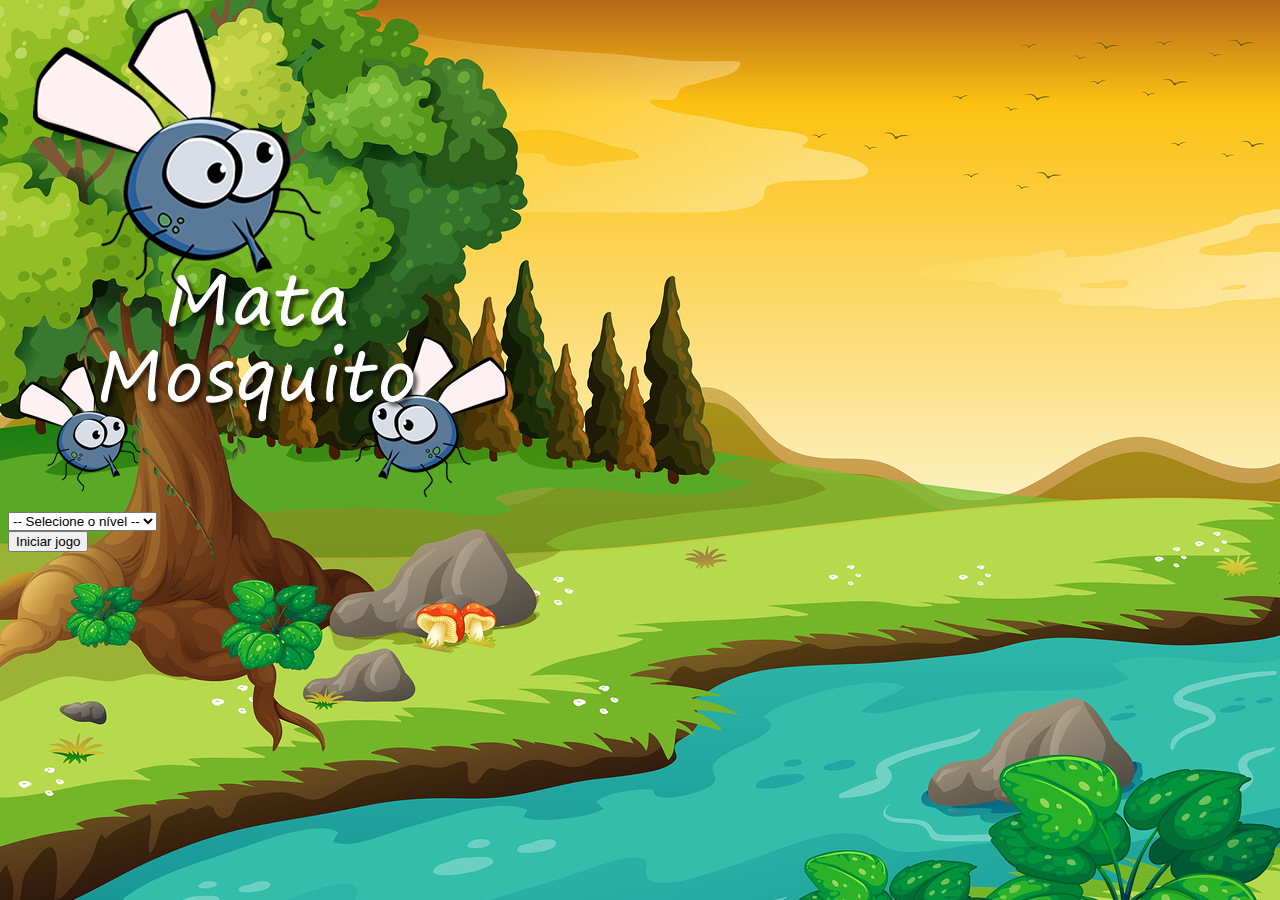
<file: index.html>
<!DOCTYPE html>
<html lang="en">
<head>
    <meta charset="UTF-8">
    <meta http-equiv="X-UA-Compatible" content="IE=edge">
    <meta name="viewport" content="width=device-width, initial-scale=1.0">

    <link href="https://cdn.jsdelivr.net/npm/bootstrap@5.3.0-alpha1/dist/css/bootstrap.min.css" rel="stylesheet" 
    integrity="sha384-GLhlTQ8iRABdZLl6O3oVMWSktQOp6b7In1Zl3/Jr59b6EGGoI1aFkw7cmDA6j6gD" crossorigin="anonymous">
    
    <link rel="stylesheet" href="./src/css/style.css">
    <title>Document</title>

    <script>

        function iniciarJogo(){
            var nivel = document.getElementById('nivel').value

            if(nivel === ''){
                alert('Selecione um nível para iniciar o jogo')
                return false
            }

            window.location.href = '../app.html?' + nivel
        }

    </script>
</head>
<body>

    <div class="container">
        <div class="row">
            <div class="column">
                <div class="d-flex justify-content-center">
                <img src="./src/imagens/game.png" alt="">
                </div>
            </div>
        </div>

        <div class="row">
            <div class="column">
                <div class="d-flex justify-content-center">
                    <div class="mb-2">
                    <select name="" class="form-control" id="nivel">
                        <option value="">-- Selecione o nível --</option>
                        <option value="normal">Normal</option>
                        <option value="dificil">Difícil</option>
                        <option value="chucknorris">Chuck Norris</option>
                    </select>
                    </div>
                </div>
            </div>
        </div>

        <div class="row">
            <div class="column">
                <div class="d-flex justify-content-center">
                <button type="button" class="btn btn-danger btn-ng" onclick="iniciarJogo()">Iniciar jogo</button>
                </div>
            </div>
        </div>

    </div>
    
</body>
</html>
</file>
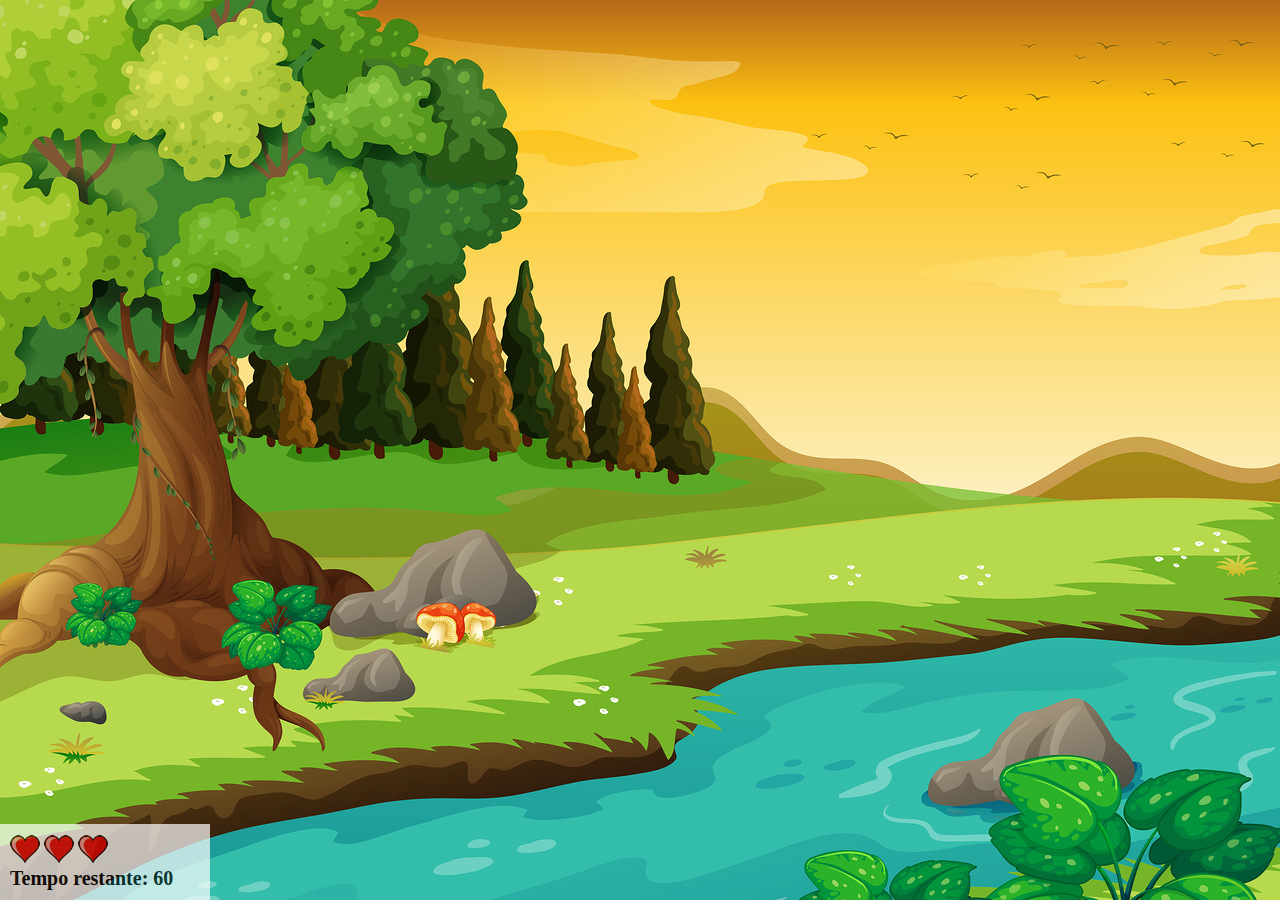
<file: app.html>
<!DOCTYPE html>
<html lang="en">
<head>
    <meta charset="UTF-8">
    <meta http-equiv="X-UA-Compatible" content="IE=edge">
    <meta name="viewport" content="width=device-width, initial-scale=1.0">
    <title>Document</title>

    <link rel="stylesheet" href="./src/css/style.css">
    <script src="./src/js/jogo.js"></script>

</head>
<body onresize="ajustaTamanhoAtual()">

    <div class="painel">
        <div class="vidas">
            <img id="v1" src="./src/imagens/coracao_cheio.png" alt="">
            <img id="v2" src="./src/imagens/coracao_cheio.png" alt="">
            <img id="v3" src="./src/imagens/coracao_cheio.png" alt="">
        </div>
        <div class="cronometro">
            Tempo restante: <span id="cronometro"></span>
        </div>
    </div>
    
<script>
    document.getElementById('cronometro').innerHTML = tempo

  var criaMosca = setInterval(function(){
        posicaoRandomica()
    }, criaMosquitoTempo )
</script>
</body>
</html>
</file>
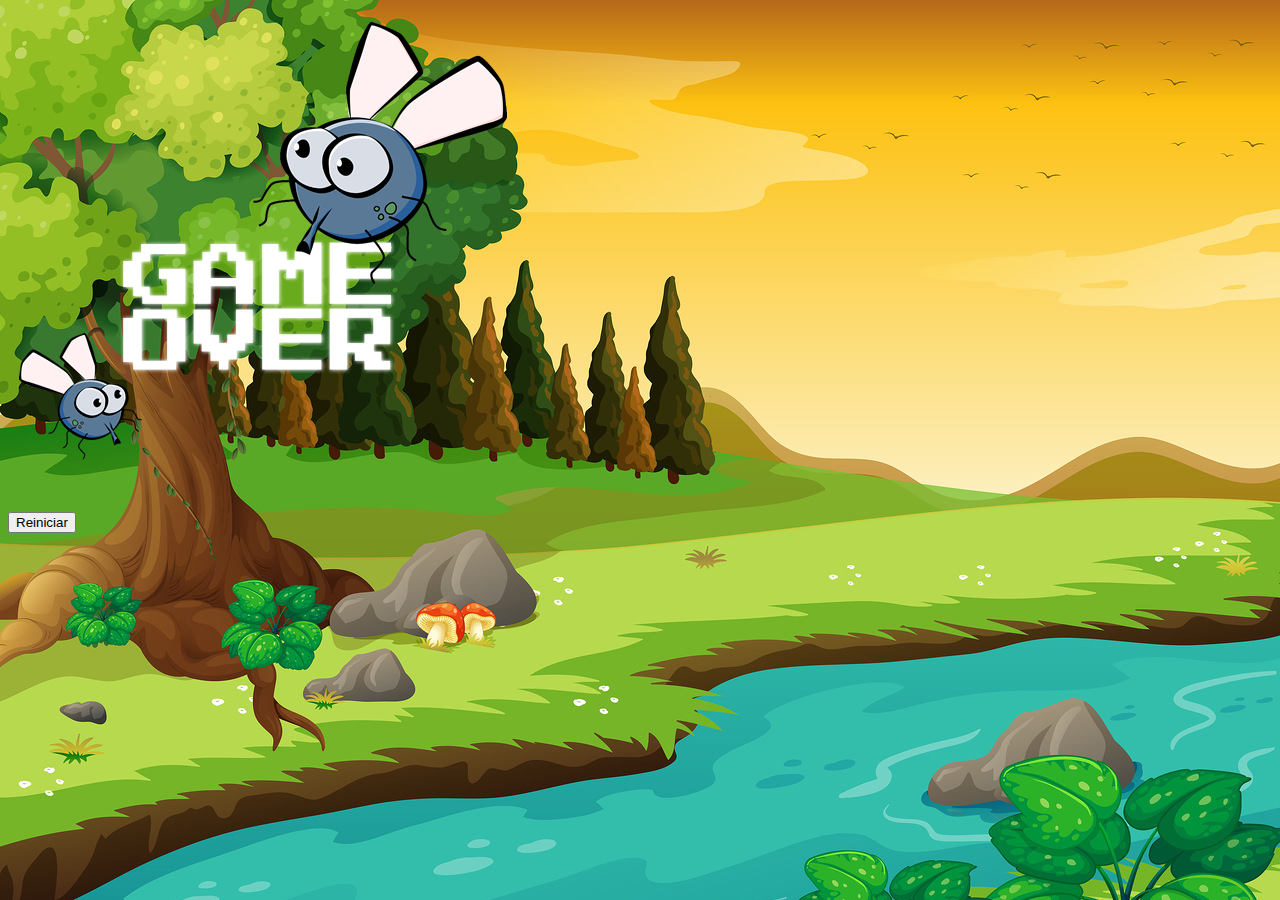
<file: fim_de_jogo.html>
<!DOCTYPE html>
<html lang="en">
<head>
    <meta charset="UTF-8">
    <meta http-equiv="X-UA-Compatible" content="IE=edge">
    <meta name="viewport" content="width=device-width, initial-scale=1.0">

    <link href="https://cdn.jsdelivr.net/npm/bootstrap@5.3.0-alpha1/dist/css/bootstrap.min.css" rel="stylesheet" 
    integrity="sha384-GLhlTQ8iRABdZLl6O3oVMWSktQOp6b7In1Zl3/Jr59b6EGGoI1aFkw7cmDA6j6gD" crossorigin="anonymous">
    
    <link rel="stylesheet" href="./src/css/style.css">
    <title>Document</title>
</head>
<body>

    <div class="container">
        <div class="row">
            <div class="column">
                <div class="d-flex justify-content-center">
                <img src="./src/imagens/game_over.png" alt="">
                </div>
            </div>
        </div>

        <div class="row">
            <div class="column">
                <div class="d-flex justify-content-center">
                <button type="button" class="btn btn-dark btn-ng" onclick="window.location.href = 'index.html'">Reiniciar</button>
                </div>
            </div>
        </div>

    </div>
    
</body>
</html>
</file>
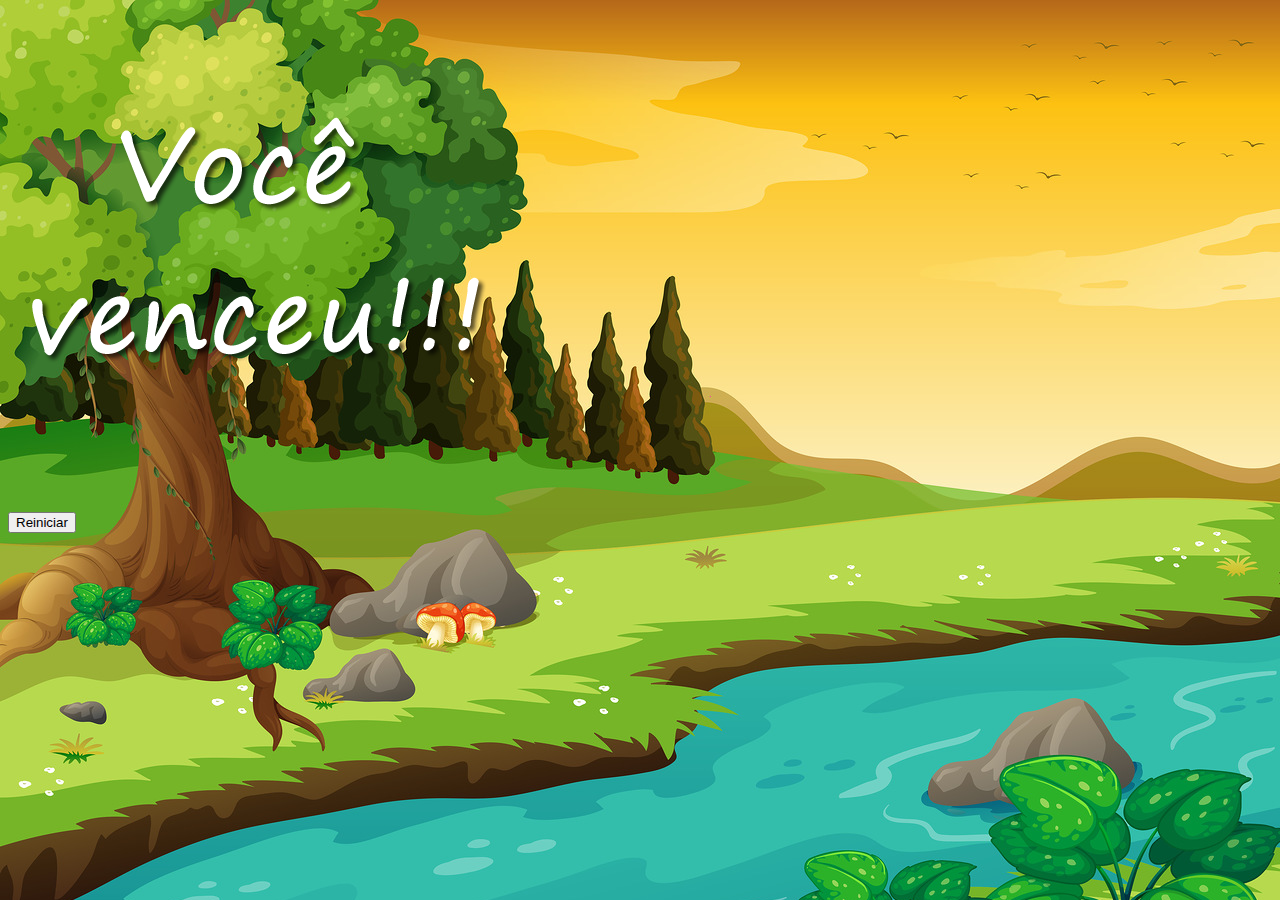
<file: vitoria.html>
<!DOCTYPE html>
<html lang="en">
<head>
    <meta charset="UTF-8">
    <meta http-equiv="X-UA-Compatible" content="IE=edge">
    <meta name="viewport" content="width=device-width, initial-scale=1.0">

    <link href="https://cdn.jsdelivr.net/npm/bootstrap@5.3.0-alpha1/dist/css/bootstrap.min.css" rel="stylesheet" 
    integrity="sha384-GLhlTQ8iRABdZLl6O3oVMWSktQOp6b7In1Zl3/Jr59b6EGGoI1aFkw7cmDA6j6gD" crossorigin="anonymous">
    
    <link rel="stylesheet" href="./src/css/style.css">
    <title>Document</title>
</head>
<body>

    <div class="container">
        <div class="row">
            <div class="column">
                <div class="d-flex justify-content-center">
                <img src="./src/imagens/vitoria.png" alt="">
                </div>
            </div>
        </div>

        <div class="row">
            <div class="column">
                <div class="d-flex justify-content-center">
                <button type="button" class="btn btn-dark btn-ng" onclick="window.location.href = 'index.html'">Reiniciar</button>
                </div>
            </div>
        </div>

    </div>
    
</body>
</html>
</file>
<file: src/css/style.css>
html{
    cursor: url(../imagens/mata_mosca.png) 30 30, auto;
}

body{
    background-image: url(../imagens/bg.jpg);
    background-repeat: no-repeat;
    background-size: 100%;
}

.mosca1{
    width: 50px;
    height: 50px;
}

.mosca2{
    width: 70px;
    height: 70px;
}

.mosca3{
    width: 90px;
    height: 90px;
}

.ladoA{
    transform: scaleX(1);
}

.ladoB{
    transform: scaleX(-1);
}

.painel{
    position: absolute;
    width: 190px;
    padding: 10px;
    bottom: 0px;
    border-top: solid 1px #fff;
    background-color: #fff;
    opacity: 0.7;
    left: 0px;
}

.vidas{
    float: left;
}

.cronometro{
    float: left;
    font-size: 20px;
    font-weight: bolder;
}
</file>
